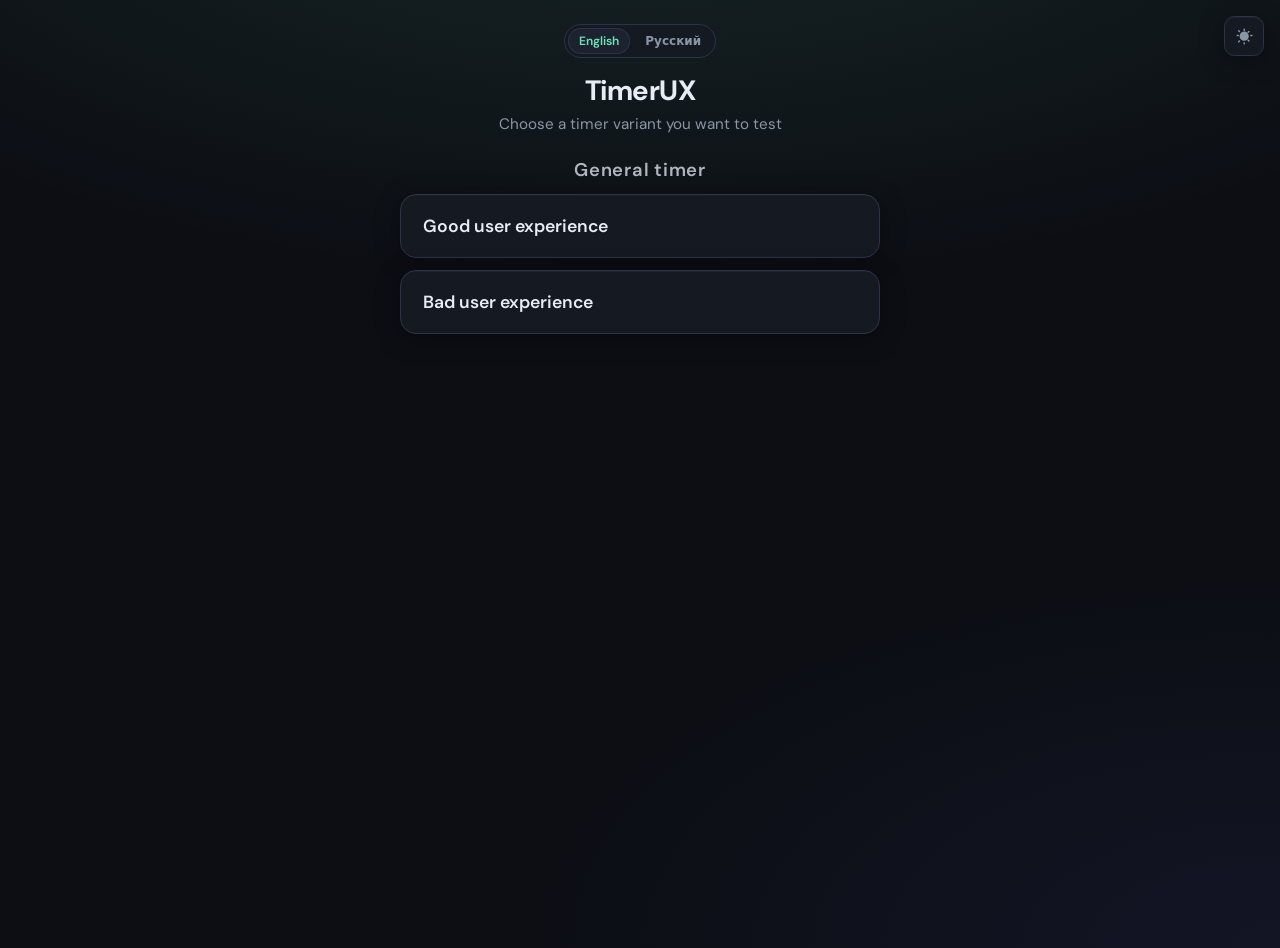
<file: index.html>
<!DOCTYPE html>
<html lang="en">
<head>
  <meta charset="UTF-8" />
  <meta name="viewport" content="width=device-width, initial-scale=1.0" />
  <title>Timer UX Demo</title>
  <link rel="preconnect" href="https://fonts.googleapis.com" />
  <link rel="preconnect" href="https://fonts.gstatic.com" crossorigin />
  <link href="https://fonts.googleapis.com/css2?family=DM+Sans:ital,opsz,wght@0,9..40,400;0,9..40,500;0,9..40,600;0,9..40,700;1,9..40,400&display=swap" rel="stylesheet" />
  <link rel="stylesheet" href="styles.css" />
  <script>
    (function () {
      try {
        if (localStorage.getItem("timerux-theme") === "light") {
          document.documentElement.setAttribute("data-theme", "light");
        }
      } catch (_) {}
    })();
  </script>
</head>
<body data-i18n-title="index.title">
  <button type="button" class="theme-toggle" aria-pressed="false">
    <svg class="theme-toggle__icon theme-toggle__icon--dark" aria-hidden="true" viewBox="0 0 24 24" fill="currentColor">
      <path d="M12 2a1 1 0 0 1 1 1v1.2a1 1 0 1 1-2 0V3a1 1 0 0 1 1-1Zm0 17.8a1 1 0 0 1 1 1V22a1 1 0 1 1-2 0v-1.2a1 1 0 0 1 1-1ZM4.22 4.22a1 1 0 0 1 1.42 0l.85.85A1 1 0 1 1 5.07 6.49l-.85-.85a1 1 0 0 1 0-1.42Zm12.29 12.29a1 1 0 0 1 1.42 0l.85.85a1 1 0 1 1-1.42 1.42l-.85-.85a1 1 0 0 1 0-1.42ZM2 11a1 1 0 0 1 1-1h1.2a1 1 0 1 1 0 2H3a1 1 0 0 1-1-1Zm17.8 0a1 1 0 0 1 1-1H22a1 1 0 1 1 0 2h-1.2a1 1 0 0 1-1-1ZM4.22 19.78a1 1 0 0 1 0-1.42l.85-.85a1 1 0 1 1 1.42 1.42l-.85.85a1 1 0 0 1-1.42 0Zm12.29-12.29a1 1 0 0 1 0-1.42l.85-.85a1 1 0 1 1 1.42 1.42l-.85.85a1 1 0 0 1-1.42 0ZM12 6a6 6 0 1 0 0 12 6 6 0 0 0 0-12Z"/>
    </svg>
  
    <svg class="theme-toggle__icon theme-toggle__icon--light" aria-hidden="true" viewBox="0 0 24 24" fill="currentColor">
      <path d="M21 12.8A8.8 8.8 0 0 1 11.2 3a1 1 0 0 0-1.1 1.3A7.8 7.8 0 1 0 19.7 14.1a1 1 0 0 0-1.3-1.1A8.7 8.7 0 0 1 21 12.8Z"/>
    </svg>
  </button>
  <main class="app app--choice">
    <header class="header">
      <nav class="lang-switch" aria-label="Language" data-i18n-aria-label="common.langSwitchAria">
        <button type="button" class="lang-switch__btn" data-lang="en" aria-pressed="true" lang="en">English</button>
        <button type="button" class="lang-switch__btn" data-lang="ru" aria-pressed="false" lang="ru">Русский</button>
      </nav>
      <h1 data-i18n="index.heading">Timer UX</h1>
      <p class="subtitle" data-i18n="index.subtitle">Choose a site version</p>
    </header>

    <section class="choice-card" data-i18n-aria-label="index.choiceAria" aria-label="Choose timer variant">
      <p class="choice-card__subheader" data-i18n="index.subheader">General timer</p>

      <a class="choice-option choice-option--good" href="good.html">
        <span class="choice-label" data-i18n="index.goodLabel">Good UX</span>
      </a>

      <a class="choice-option choice-option--bad" href="bad.html">
        <span class="choice-label" data-i18n="index.badLabel">Bad UX</span>
      </a>
    </section>
  </main>
  <script src="i18n.js"></script>
</body>
</html>
</file>
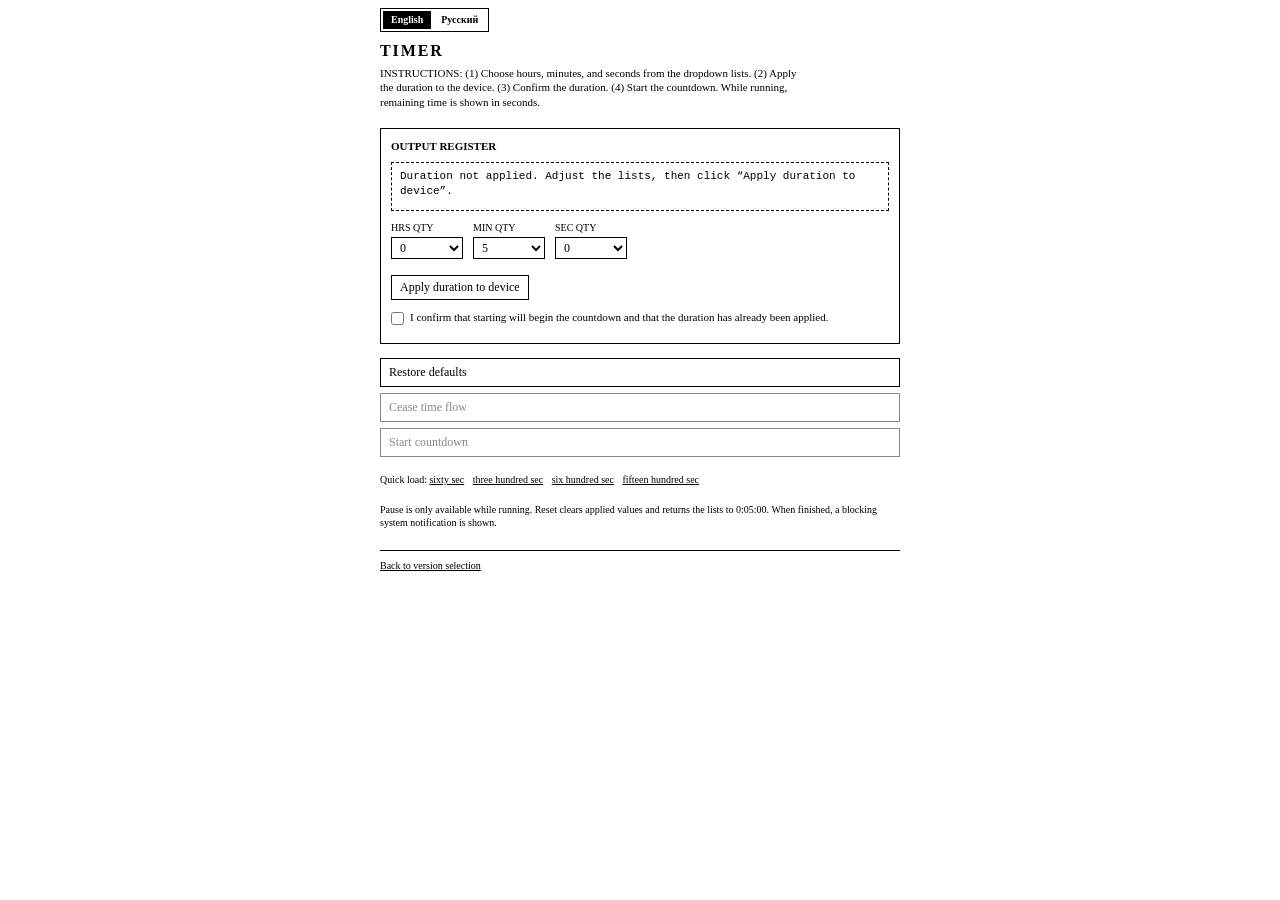
<file: bad.html>
<!DOCTYPE html>
<html lang="en">
<head>
  <meta charset="UTF-8" />
  <meta name="viewport" content="width=device-width, initial-scale=1.0" />
  <title>Timer — Bad UX</title>
  <link rel="stylesheet" href="bad.css" />
</head>
<body class="bad-ux" data-i18n-title="bad.title">
  <main class="bad-wrap">
    <header class="bad-header">
      <nav class="lang-switch lang-switch--bad" aria-label="Language" data-i18n-aria-label="common.langSwitchAria">
        <button type="button" class="lang-switch__btn" data-lang="en" aria-pressed="true" lang="en">English</button>
        <button type="button" class="lang-switch__btn" data-lang="ru" aria-pressed="false" lang="ru">Русский</button>
      </nav>
      <h1 data-i18n="bad.heading">TIMER</h1>
    </header>
    <p class="bad-lede" data-i18n="bad.lede">
      INSTRUCTIONS: (1) Choose hours, minutes, and seconds from the dropdown lists. (2) Apply the duration to the device. (3) Confirm the duration. (4) Start the countdown. While running, remaining time is shown in seconds.
    </p>

    <section class="bad-panel" aria-live="polite">
      <span class="bad-panel-title" data-i18n="bad.panelTitle">Output register</span>
      <div class="bad-readout" id="readout" data-i18n="bad.readoutLoading">Loading…</div>

      <form class="bad-fields" id="duration-form" onsubmit="return false;">
        <div class="bad-field">
          <label for="hours-select" data-i18n="bad.hoursLabel">Hrs qty</label>
          <select id="hours-select" name="hours"></select>
        </div>
        <div class="bad-field">
          <label for="minutes-select" data-i18n="bad.minutesLabel">Min qty</label>
          <select id="minutes-select" name="minutes"></select>
        </div>
        <div class="bad-field">
          <label for="seconds-select" data-i18n="bad.secondsLabel">Sec qty</label>
          <select id="seconds-select" name="seconds"></select>
        </div>
        <div class="bad-apply-row">
          <button type="button" class="bad-btn" id="apply-btn" data-i18n="bad.applyBtn">Apply duration to device</button>
        </div>
      </form>

      <p class="bad-checkbox-row">
        <input type="checkbox" id="confirm-check" />
        <label for="confirm-check" data-i18n="bad.confirmLabel">
          I confirm that starting will begin the countdown and that the duration has already been applied.
        </label>
      </p>
      <p class="bad-msg" id="msg"></p>
    </section>

    <div class="bad-controls">
      <button type="button" class="bad-btn" id="restore-btn" data-i18n="bad.restoreBtn">Restore defaults</button>
      <button type="button" class="bad-btn" id="cease-btn" disabled data-i18n="bad.ceaseBtn">Cease time flow</button>
      <button type="button" class="bad-btn" id="proceed-btn" disabled data-i18n="bad.proceedBtn">Start countdown</button>
    </div>

    <p class="bad-presets">
      <span data-i18n="bad.presetsLabel">Quick load:</span>
      <a href="#" data-preset="60" data-i18n="bad.preset60">sixty sec</a>
      <a href="#" data-preset="300" data-i18n="bad.preset300">three hundred sec</a>
      <a href="#" data-preset="600" data-i18n="bad.preset600">six hundred sec</a>
      <a href="#" data-preset="1500" data-i18n="bad.preset1500">fifteen hundred sec</a>
    </p>

    <p class="bad-note" data-i18n="bad.note">
      Pause is only available while running. Reset clears applied values and returns the lists to 0:05:00. When finished, a blocking system notification is shown.
    </p>

    <footer class="bad-footer">
      <a href="index.html" data-i18n="common.backToChoice">Back to version selection</a>
    </footer>
  </main>

  <script src="i18n.js"></script>
  <script src="bad.js"></script>
</body>
</html>
</file>
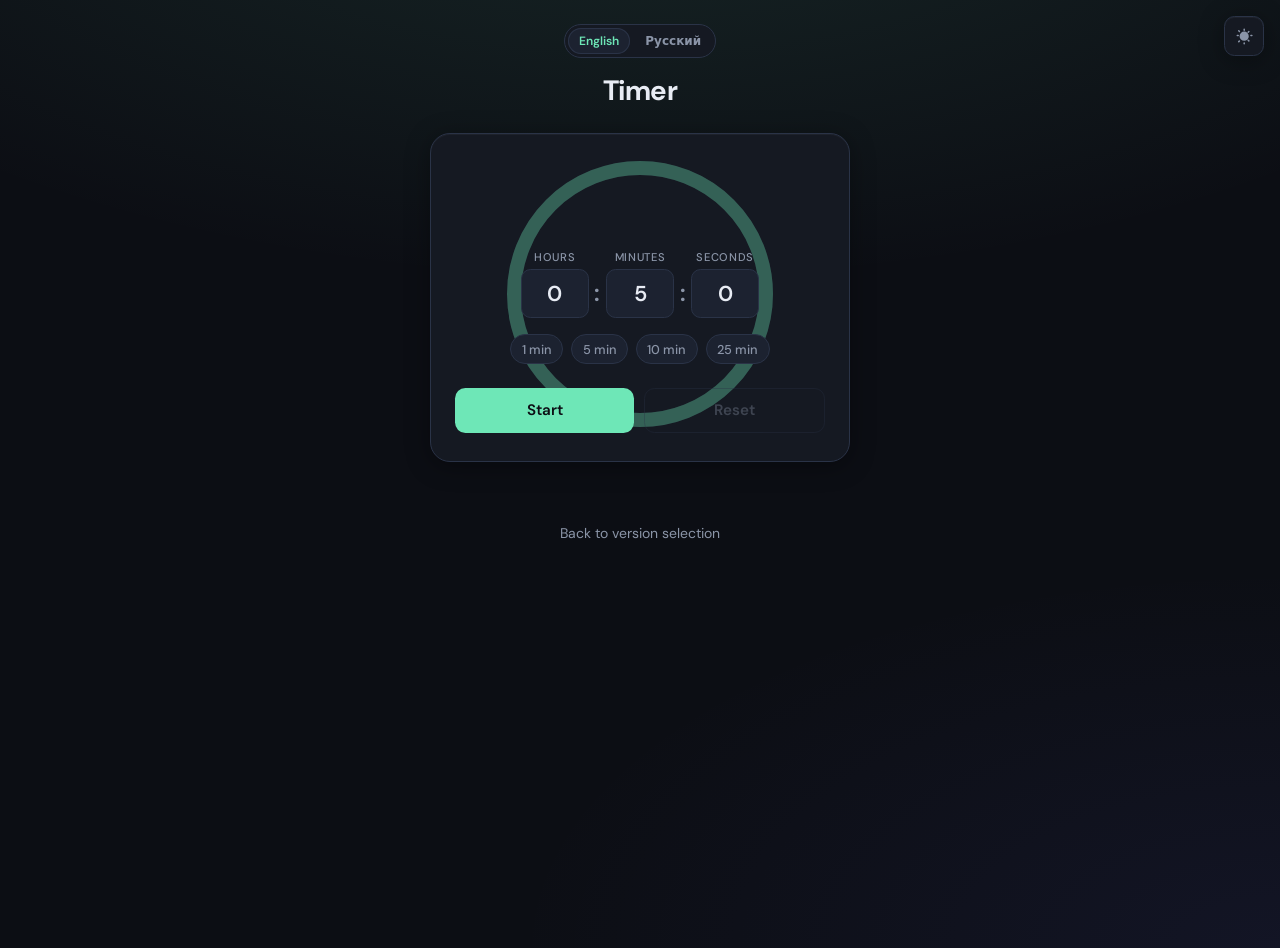
<file: good.html>
<!DOCTYPE html>
<html lang="en">
<head>
  <meta charset="UTF-8" />
  <meta name="viewport" content="width=device-width, initial-scale=1.0" />
  <title>Timer — Good UX</title>
  <link rel="preconnect" href="https://fonts.googleapis.com" />
  <link rel="preconnect" href="https://fonts.gstatic.com" crossorigin />
  <link href="https://fonts.googleapis.com/css2?family=DM+Sans:ital,opsz,wght@0,9..40,400;0,9..40,500;0,9..40,600;0,9..40,700;1,9..40,400&display=swap" rel="stylesheet" />
  <link rel="stylesheet" href="styles.css" />
  <script>
    (function () {
      try {
        if (localStorage.getItem("timerux-theme") === "light") {
          document.documentElement.setAttribute("data-theme", "light");
        }
      } catch (_) {}
    })();
  </script>
</head>
<body data-i18n-title="good.title">
  <button type="button" class="theme-toggle" aria-pressed="false">
    <svg class="theme-toggle__icon theme-toggle__icon--dark" aria-hidden="true" viewBox="0 0 24 24" fill="currentColor">
      <path d="M12 2a1 1 0 0 1 1 1v1.2a1 1 0 1 1-2 0V3a1 1 0 0 1 1-1Zm0 17.8a1 1 0 0 1 1 1V22a1 1 0 1 1-2 0v-1.2a1 1 0 0 1 1-1ZM4.22 4.22a1 1 0 0 1 1.42 0l.85.85A1 1 0 1 1 5.07 6.49l-.85-.85a1 1 0 0 1 0-1.42Zm12.29 12.29a1 1 0 0 1 1.42 0l.85.85a1 1 0 1 1-1.42 1.42l-.85-.85a1 1 0 0 1 0-1.42ZM2 11a1 1 0 0 1 1-1h1.2a1 1 0 1 1 0 2H3a1 1 0 0 1-1-1Zm17.8 0a1 1 0 0 1 1-1H22a1 1 0 1 1 0 2h-1.2a1 1 0 0 1-1-1ZM4.22 19.78a1 1 0 0 1 0-1.42l.85-.85a1 1 0 1 1 1.42 1.42l-.85.85a1 1 0 0 1-1.42 0Zm12.29-12.29a1 1 0 0 1 0-1.42l.85-.85a1 1 0 1 1 1.42 1.42l-.85.85a1 1 0 0 1-1.42 0ZM12 6a6 6 0 1 0 0 12 6 6 0 0 0 0-12Z"/>
    </svg>
  
    <svg class="theme-toggle__icon theme-toggle__icon--light" aria-hidden="true" viewBox="0 0 24 24" fill="currentColor">
      <path d="M21 12.8A8.8 8.8 0 0 1 11.2 3a1 1 0 0 0-1.1 1.3A7.8 7.8 0 1 0 19.7 14.1a1 1 0 0 0-1.3-1.1A8.7 8.7 0 0 1 21 12.8Z"/>
    </svg>
  </button>
  <main class="app">
    <header class="header">
      <nav class="lang-switch" aria-label="Language" data-i18n-aria-label="common.langSwitchAria">
        <button type="button" class="lang-switch__btn" data-lang="en" aria-pressed="true" lang="en">English</button>
        <button type="button" class="lang-switch__btn" data-lang="ru" aria-pressed="false" lang="ru">Русский</button>
      </nav>
      <h1 data-i18n="good.heading">Timer</h1>
    </header>

    <section class="timer-card" aria-live="polite">
      <div class="progress-ring" aria-hidden="true">
        <svg viewBox="0 0 120 120">
          <circle class="ring-bg" cx="60" cy="60" r="54" />
          <circle class="ring-fg" cx="60" cy="60" r="54" />
        </svg>
      </div>

      <div class="display is-hidden" id="display" role="timer" aria-atomic="true" aria-hidden="true">00:00:00</div>

      <form class="setup" id="setup-form" data-i18n-aria-label="good.setupAria" aria-label="Set timer duration">
        <div class="time-inputs">
          <label class="time-field">
            <span data-i18n="good.hours">Hours</span>
            <input type="number" id="hours" min="0" max="99" value="0" inputmode="numeric" />
          </label>
          <span class="colon" aria-hidden="true">:</span>
          <label class="time-field">
            <span data-i18n="good.minutes">Minutes</span>
            <input type="number" id="minutes" min="0" max="59" value="5" inputmode="numeric" />
          </label>
          <span class="colon" aria-hidden="true">:</span>
          <label class="time-field">
            <span data-i18n="good.seconds">Seconds</span>
            <input type="number" id="seconds" min="0" max="59" value="0" inputmode="numeric" />
          </label>
        </div>

        <div class="presets" data-i18n-aria-label="good.presetsAria" aria-label="Quick presets">
          <button type="button" class="preset" data-seconds="60" data-i18n="good.preset1min">1 min</button>
          <button type="button" class="preset" data-seconds="300" data-i18n="good.preset5min">5 min</button>
          <button type="button" class="preset" data-seconds="600" data-i18n="good.preset10min">10 min</button>
          <button type="button" class="preset" data-seconds="1500" data-i18n="good.preset25min">25 min</button>
        </div>
      </form>

      <div class="controls">
        <button type="button" class="btn btn-primary" id="toggle-btn" data-i18n="good.btnStart">Start</button>
        <button type="button" class="btn btn-ghost" id="reset-btn" disabled data-i18n="good.btnReset">Reset</button>
      </div>
    </section>

    <p class="status" id="status" role="status"></p>

    <footer class="app-footer">
      <a class="app-back" href="index.html" data-i18n="common.backToChoice">Back to version selection</a>
    </footer>
  </main>

  <script src="i18n.js"></script>
  <script src="app.js"></script>
</body>
</html>
</file>
<file: styles.css>
*,
*::before,
*::after {
  box-sizing: border-box;
  margin: 0;
  padding: 0;
}

.app{
    min-height:100vh;
    display:flex;
    flex-direction:column;
}

.project-note{
    margin-top:auto; /* pushes it down naturally */

    text-align:center;
    font-size:14px;
    opacity:0.5;
    padding:20px;
}

:root {
  --bg: #0c0e14;
  --surface: #151922;
  --surface-raised: #1c2230;
  --border: #2a3347;
  --text: #e8ecf4;
  --text-muted: #8b95a8;
  --accent: #6ee7b7;
  --accent-dim: #34d399;
  --accent-glow: rgba(110, 231, 183, 0.25);
  --accent-hover-bg: rgba(110, 231, 183, 0.08);
  --accent-hover-bg-subtle: rgba(110, 231, 183, 0.06);
  --danger: #f87171;
  --danger-hover-bg: rgba(248, 113, 113, 0.1);
  --danger-hover-bg-strong: rgba(248, 113, 113, 0.18);
  --danger-hover-bg-subtle: rgba(248, 113, 113, 0.06);
  --btn-primary-text: #0c0e14;
  --card-shadow: 0 4px 24px rgba(0, 0, 0, 0.35), inset 0 1px 0 rgba(255, 255, 255, 0.04);
  --ring-size: 280px;
  --font: "DM Sans", system-ui, sans-serif;
}

[data-theme="light"] {
  --bg: #f4f6f9;
  --surface: #ffffff;
  --surface-raised: #eef1f6;
  --border: #d5dce8;
  --text: #141824;
  --text-muted: #5c677a;
  --accent: #10b981;
  --accent-dim: #059669;
  --accent-glow: rgba(16, 185, 129, 0.22);
  --accent-hover-bg: rgba(16, 185, 129, 0.1);
  --accent-hover-bg-subtle: rgba(16, 185, 129, 0.07);
  --danger: #ef4444;
  --danger-hover-bg: rgba(239, 68, 68, 0.08);
  --danger-hover-bg-strong: rgba(239, 68, 68, 0.14);
  --danger-hover-bg-subtle: rgba(239, 68, 68, 0.06);
  --btn-primary-text: #ffffff;
  --card-shadow: 0 4px 20px rgba(15, 23, 42, 0.08), inset 0 1px 0 rgba(255, 255, 255, 0.95);
}

html {
  font-size: 16px;
}

body {
  font-family: var(--font);
  background: var(--bg);
  color: var(--text);
  min-height: 100dvh;
  display: flex;
  align-items: center;
  justify-content: center;
  padding: 1.5rem;
  background-image:
    radial-gradient(ellipse 80% 50% at 50% -20%, rgba(110, 231, 183, 0.12), transparent),
    radial-gradient(ellipse 60% 40% at 100% 100%, rgba(99, 102, 241, 0.08), transparent);
}

[data-theme="light"] body {
  background-image:
    radial-gradient(ellipse 80% 50% at 50% -20%, rgba(16, 185, 129, 0.14), transparent),
    radial-gradient(ellipse 60% 40% at 100% 100%, rgba(99, 102, 241, 0.07), transparent);
}

.theme-toggle {
  position: fixed;
  top: 1rem;
  right: 1rem;
  z-index: 100;
  display: flex;
  align-items: center;
  justify-content: center;
  width: 2.5rem;
  height: 2.5rem;
  padding: 0;
  border: 1px solid var(--border);
  border-radius: 0.65rem;
  background: var(--surface);
  color: var(--text-muted);
  cursor: pointer;
  box-shadow: var(--card-shadow);
  transition: color 0.15s, border-color 0.15s, background 0.15s, transform 0.1s;
}

.theme-toggle:hover {
  color: var(--accent);
  border-color: var(--accent-dim);
}

.theme-toggle:active {
  transform: scale(0.96);
}

.theme-toggle:focus-visible {
  outline: none;
  box-shadow: 0 0 0 3px var(--accent-glow);
}

.theme-toggle svg {
  width: 1.15rem;
  height: 1.15rem;
  fill: currentColor;
}

.theme-toggle__icon--dark {
  display: block;
}

.theme-toggle__icon--light {
  display: none;
}

[data-theme="light"] .theme-toggle__icon--dark {
  display: none;
}

[data-theme="light"] .theme-toggle__icon--light {
  display: block;
}

.app {
  width: 100%;
  max-width: 420px;
  display: flex;
  flex-direction: column;
  align-items: center;
  gap: 1.5rem;
}

.header {
  text-align: center;
  width: 100%;
}

.choice-card__subheader {
  font-size: 1.15rem;
  font-weight: 600;
  letter-spacing: 0.04em;
  opacity: 0.75;
  text-align: center;
}

.lang-switch {
  display: inline-flex;
  gap: 0.25rem;
  padding: 0.2rem;
  margin-bottom: 0.85rem;
  border: 1px solid var(--border);
  border-radius: 2rem;
  background: var(--surface);
}

.lang-switch__btn {
  font-family: inherit;
  font-size: 0.75rem;
  font-weight: 600;
  line-height: 1.2;
  padding: 0.35rem 0.7rem;
  border: none;
  border-radius: 2rem;
  background: transparent;
  color: var(--text-muted);
  cursor: pointer;
  white-space: nowrap;
  transition: color 0.15s, background 0.15s;
}

.lang-switch__btn:hover {
  color: var(--text);
}

.lang-switch__btn.is-active,
.lang-switch__btn[aria-pressed="true"] {
  background: var(--surface-raised);
  color: var(--accent);
  box-shadow: inset 0 0 0 1px var(--border);
}

.lang-switch__btn:focus-visible {
  outline: none;
  box-shadow: 0 0 0 3px var(--accent-glow);
}

.header h1 {
  font-size: 1.75rem;
  font-weight: 700;
  letter-spacing: -0.02em;
}

.subtitle {
  margin-top: 0.35rem;
  color: var(--text-muted);
  font-size: 0.95rem;
}

.timer-card {
  width: 100%;
  background: var(--surface);
  border: 1px solid var(--border);
  border-radius: 1.25rem;
  padding: 2rem 1.5rem 1.75rem;
  display: flex;
  flex-direction: column;
  align-items: center;
  gap: 1.5rem;
  position: relative;
  box-shadow: var(--card-shadow);
}

.progress-ring {
  position: absolute;
  top: 1.25rem;
  left: 50%;
  transform: translateX(-50%);
  width: var(--ring-size);
  height: var(--ring-size);
  pointer-events: none;
  opacity: 0.35;
}

.progress-ring svg {
  width: 100%;
  height: 100%;
  transform: rotate(-90deg);
}

.ring-bg,
.ring-fg {
  fill: none;
  stroke-width: 6;
}

.ring-bg {
  stroke: var(--border);
}

.ring-fg {
  stroke: var(--accent);
  stroke-linecap: round;
  stroke-dasharray: 339.292;
  stroke-dashoffset: 0;
  transition: stroke-dashoffset 0.3s ease;
}

.display {
  font-size: 3.25rem;
  font-weight: 600;
  font-variant-numeric: tabular-nums;
  letter-spacing: 0.04em;
  line-height: 1;
  margin-top: 0.5rem;
  z-index: 1;
  transition: color 0.2s, visibility 0.2s;
}

.display.is-hidden {
  visibility: hidden;
}

.display.finished {
  color: var(--accent);
}

.display.running {
  color: var(--text);
}

.setup {
  width: 100%;
  display: flex;
  flex-direction: column;
  gap: 1rem;
  z-index: 1;
}

.setup.disabled {
  opacity: 0.45;
  pointer-events: none;
}

.time-inputs {
  display: flex;
  align-items: flex-end;
  justify-content: center;
  gap: 0.35rem;
}

.time-field {
  display: flex;
  flex-direction: column;
  align-items: center;
  gap: 0.35rem;
}

.time-field span {
  font-size: 0.7rem;
  text-transform: uppercase;
  letter-spacing: 0.06em;
  color: var(--text-muted);
  font-weight: 500;
}

.time-field input {
  width: 4.25rem;
  padding: 0.6rem 0.5rem;
  font-family: inherit;
  font-size: 1.35rem;
  font-weight: 600;
  font-variant-numeric: tabular-nums;
  text-align: center;
  background: var(--surface-raised);
  border: 1px solid var(--border);
  border-radius: 0.6rem;
  color: var(--text);
  -moz-appearance: textfield;
  appearance: textfield;
}

.time-field input::-webkit-outer-spin-button,
.time-field input::-webkit-inner-spin-button {
  -webkit-appearance: none;
  margin: 0;
}

.time-field input:focus {
  outline: none;
  border-color: var(--accent-dim);
  box-shadow: 0 0 0 3px var(--accent-glow);
}

.colon {
  font-size: 1.5rem;
  font-weight: 600;
  color: var(--text-muted);
  padding-bottom: 0.65rem;
}

.presets {
  display: flex;
  flex-wrap: wrap;
  gap: 0.5rem;
  justify-content: center;
}

.preset {
  font-family: inherit;
  font-size: 0.8rem;
  font-weight: 500;
  line-height: 1.2;
  padding: 0.4rem 0.65rem;
  border-radius: 2rem;
  border: 1px solid var(--border);
  background: var(--surface-raised);
  color: var(--text-muted);
  cursor: pointer;
  white-space: nowrap;
  transition: border-color 0.15s, color 0.15s, background 0.15s;
}

.preset:hover {
  border-color: var(--accent-dim);
  color: var(--accent);
  background: var(--accent-hover-bg);
}

.controls {
  display: flex;
  gap: 0.6rem;
  width: 100%;
  z-index: 1;
}

.btn {
  flex: 1;
  font-family: inherit;
  font-size: 0.95rem;
  font-weight: 600;
  line-height: 1.25;
  padding: 0.75rem 0.65rem;
  border-radius: 0.65rem;
  border: none;
  cursor: pointer;
  transition: transform 0.1s, opacity 0.15s, background 0.15s;
  min-width: 0;
  word-break: break-word;
}

.btn:active:not(:disabled) {
  transform: scale(0.97);
}

.btn:disabled {
  opacity: 0.35;
  cursor: not-allowed;
}

.btn-primary {
  background: var(--accent);
  color: var(--btn-primary-text);
}

.btn-primary:hover:not(:disabled) {
  background: var(--accent-dim);
}

.btn-secondary {
  background: var(--surface-raised);
  color: var(--text);
  border: 1px solid var(--border);
}

.btn-secondary:hover:not(:disabled) {
  border-color: var(--text-muted);
}

.btn-ghost {
  background: transparent;
  color: var(--text-muted);
  border: 1px solid var(--border);
}

.btn-ghost:hover:not(:disabled) {
  color: var(--text);
  border-color: var(--text-muted);
}

#reset-btn:not(:disabled) {
  transition: border-color 0.15s, color 0.15s, background 0.15s;
}

.timer-card:has(.display.finished) #reset-btn:not(:disabled) {
  color: var(--danger);
  border-color: var(--danger);
  background: var(--danger-hover-bg);
}

.timer-card:has(.display.finished) #reset-btn:not(:disabled):hover {
  background: var(--danger-hover-bg-strong);
}

.status {
  min-height: 1.25rem;
  font-size: 0.875rem;
  color: var(--text-muted);
  text-align: center;
}

.status.active {
  color: var(--accent);
}

.status.error {
  color: var(--danger);
}

.app-footer {
  margin-top: -0.5rem;
}

.app-back {
  font-size: 0.875rem;
  color: var(--text-muted);
  text-decoration: none;
  transition: color 0.15s;
}

.app-back:hover {
  color: var(--accent);
}

.app--choice {
  max-width: 480px;
}

.choice-card {
  width: 100%;
  display: flex;
  flex-direction: column;
  gap: 0.75rem;
}

.choice-option {
  display: flex;
  flex-direction: column;
  gap: 0.4rem;
  padding: 1.25rem 1.35rem;
  background: var(--surface);
  border: 1px solid var(--border);
  border-radius: 1rem;
  text-decoration: none;
  color: inherit;
  transition: border-color 0.15s, background 0.15s, transform 0.1s;
  box-shadow: var(--card-shadow);
}

.choice-option:hover {
  transform: translateY(-2px);
}

.choice-option:active {
  transform: translateY(0);
}

.choice-option--good:hover {
  border-color: var(--accent-dim);
  background: var(--accent-hover-bg-subtle);
}

.choice-option--bad:hover {
  border-color: var(--danger);
  background: var(--danger-hover-bg-subtle);
}

.choice-label {
  font-size: 1.1rem;
  font-weight: 600;
}

.choice-desc {
  font-size: 0.875rem;
  color: var(--text-muted);
  line-height: 1.45;
}

.stub-card {
  width: 100%;
  background: var(--surface);
  border: 1px solid var(--border);
  border-radius: 1.25rem;
  padding: 2rem 1.5rem;
  text-align: center;
  display: flex;
  flex-direction: column;
  align-items: center;
  gap: 1.25rem;
  box-shadow: var(--card-shadow);
}

.stub-message {
  color: var(--text-muted);
  font-size: 0.95rem;
  line-height: 1.5;
}

.stub-back {
  flex: none;
  padding: 0.65rem 1.25rem;
  text-decoration: none;
  display: inline-block;
}

@media (max-width: 380px) {
  .display {
    font-size: 2.5rem;
  }

  .time-field input {
    width: 3.5rem;
    font-size: 1.1rem;
  }

  :root {
    --ring-size: 220px;
  }
}
</file>
<file: bad.css>
*,
*::before,
*::after {
  box-sizing: border-box;
  margin: 0;
  padding: 0;
}

body.bad-ux {
  font-family: "Times New Roman", Times, serif;
  background: #fff;
  color: #000;
  min-height: 100dvh;
  padding: 8px 12px 24px;
  font-size: 13px;
  line-height: 1.35;
}

.bad-wrap {
  max-width: 520px;
  margin: 0 auto;
}

.bad-header {
  margin-bottom: 4px;
}

.lang-switch--bad {
  display: inline-flex;
  gap: 2px;
  padding: 2px;
  margin-bottom: 8px;
  border: 1px solid #000;
  background: #fff;
}

.lang-switch--bad .lang-switch__btn {
  font-family: inherit;
  font-size: 10px;
  font-weight: 700;
  line-height: 1.2;
  padding: 3px 8px;
  border: none;
  background: #fff;
  color: #000;
  cursor: pointer;
  white-space: nowrap;
}

.lang-switch--bad .lang-switch__btn.is-active,
.lang-switch--bad .lang-switch__btn[aria-pressed="true"] {
  background: #000;
  color: #fff;
}

.lang-switch--bad .lang-switch__btn:focus-visible {
  outline: 2px solid #000;
  outline-offset: 1px;
}

.bad-wrap h1 {
  font-size: 16px;
  font-weight: 700;
  text-transform: uppercase;
  letter-spacing: 0.12em;
  margin-bottom: 4px;
}

.bad-lede {
  font-size: 11px;
  margin-bottom: 18px;
  max-width: 38em;
}

.bad-panel {
  border: 1px solid #000;
  padding: 10px;
  margin-bottom: 14px;
}

.bad-panel legend,
.bad-panel-title {
  font-size: 11px;
  font-weight: 700;
  text-transform: uppercase;
  margin-bottom: 8px;
  display: block;
}

.bad-readout {
  font-family: "Courier New", Courier, monospace;
  font-size: 11px;
  min-height: 4.5em;
  border: 1px dashed #000;
  padding: 6px 8px;
  background: #fff;
  word-break: break-word;
}

.bad-readout strong {
  font-size: 14px;
  font-weight: 700;
}

.bad-fields {
  display: flex;
  flex-wrap: wrap;
  gap: 6px 10px;
  align-items: flex-end;
  margin-top: 10px;
}

.bad-field {
  display: flex;
  flex-direction: column;
  gap: 2px;
  font-size: 10px;
}

.bad-field label {
  text-transform: uppercase;
}

.bad-field select {
  font-family: inherit;
  font-size: 12px;
  border: 1px solid #000;
  background: #fff;
  color: #000;
  padding: 2px 4px;
  min-width: 4.5rem;
}

.bad-apply-row {
  margin-top: 10px;
  width: 100%;
}

.bad-btn {
  font-family: inherit;
  font-size: 12px;
  line-height: 1.25;
  border: 1px solid #000;
  background: #fff;
  color: #000;
  padding: 4px 8px;
  cursor: pointer;
  word-break: break-word;
}

.bad-btn:active {
  background: #000;
  color: #fff;
}

.bad-btn:disabled {
  color: #888;
  border-color: #888;
  cursor: not-allowed;
}

.bad-btn:disabled:active {
  background: #fff;
  color: #888;
}

.bad-controls {
  display: flex;
  flex-direction: column;
  gap: 6px;
  margin-bottom: 14px;
}

.bad-controls .bad-btn {
  width: 100%;
  text-align: left;
  padding: 6px 8px;
}

.bad-note {
  font-size: 10px;
  margin-top: 6px;
  color: #000;
}

.bad-presets {
  font-size: 10px;
  margin-bottom: 14px;
  line-height: 1.8;
}

.bad-presets a {
  color: #000;
  margin-right: 6px;
}

.bad-presets a:visited {
  color: #000;
}

.bad-footer {
  font-size: 10px;
  border-top: 1px solid #000;
  padding-top: 8px;
  margin-top: 20px;
}

.bad-footer a {
  color: #000;
}

.bad-checkbox-row {
  margin: 10px 0 0;
  font-size: 11px;
  display: flex;
  gap: 6px;
  align-items: flex-start;
}

.bad-checkbox-row input {
  margin-top: 2px;
}

.bad-msg {
  margin-top: 8px;
  font-size: 10px;
  font-style: italic;
}

.bad-msg.is-error {
  font-style: normal;
  font-weight: 700;
}
</file>
